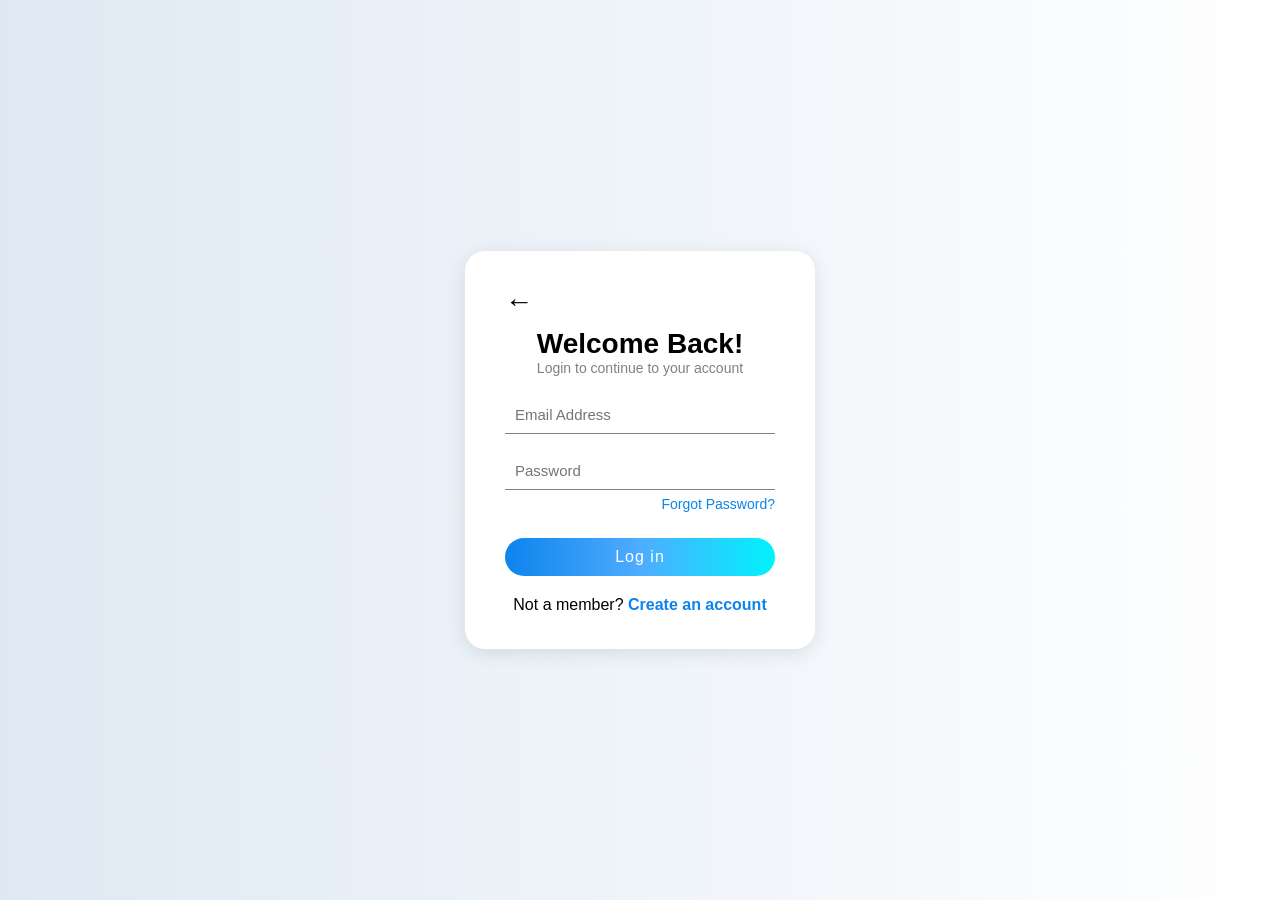
<file: Project/login.html>
<!DOCTYPE html>
<html lang="en">
<head>
    <meta charset="UTF-8">
    <meta name="viewport" content="width=device-width, initial-scale=1.0">
    <title>Login</title>
    <link rel="stylesheet" href="../CSS/login.css">
</head>
<body>

    <div id="lpar1">
        <div id="lpar">
            <a href="./signin.html" id="back-btn">&leftarrow;</a>
            <h1>Welcome Back!</h1>
            <p class="subtitle">Login to continue to your account</p>
            <form id="login-form">
                <input type="email" placeholder="Email Address" required><br><br>
                <input type="password" placeholder="Password" required>
                <p class="forget"><a href="#">Forgot Password?</a></p>
                <button type="submit">Log in</button>
            </form>
            <p class="signup-text">
                Not a member? <a href="./signin.html">Create an account</a>
            </p>
        </div>
    </div>

    <script>
        document.getElementById('login-form').addEventListener('submit', function(e) {
            e.preventDefault();
            localStorage.setItem('isLoggedIn', 'true');
            window.location.href = './cart.html';
        });
    </script>
</body>
</html>
</file>
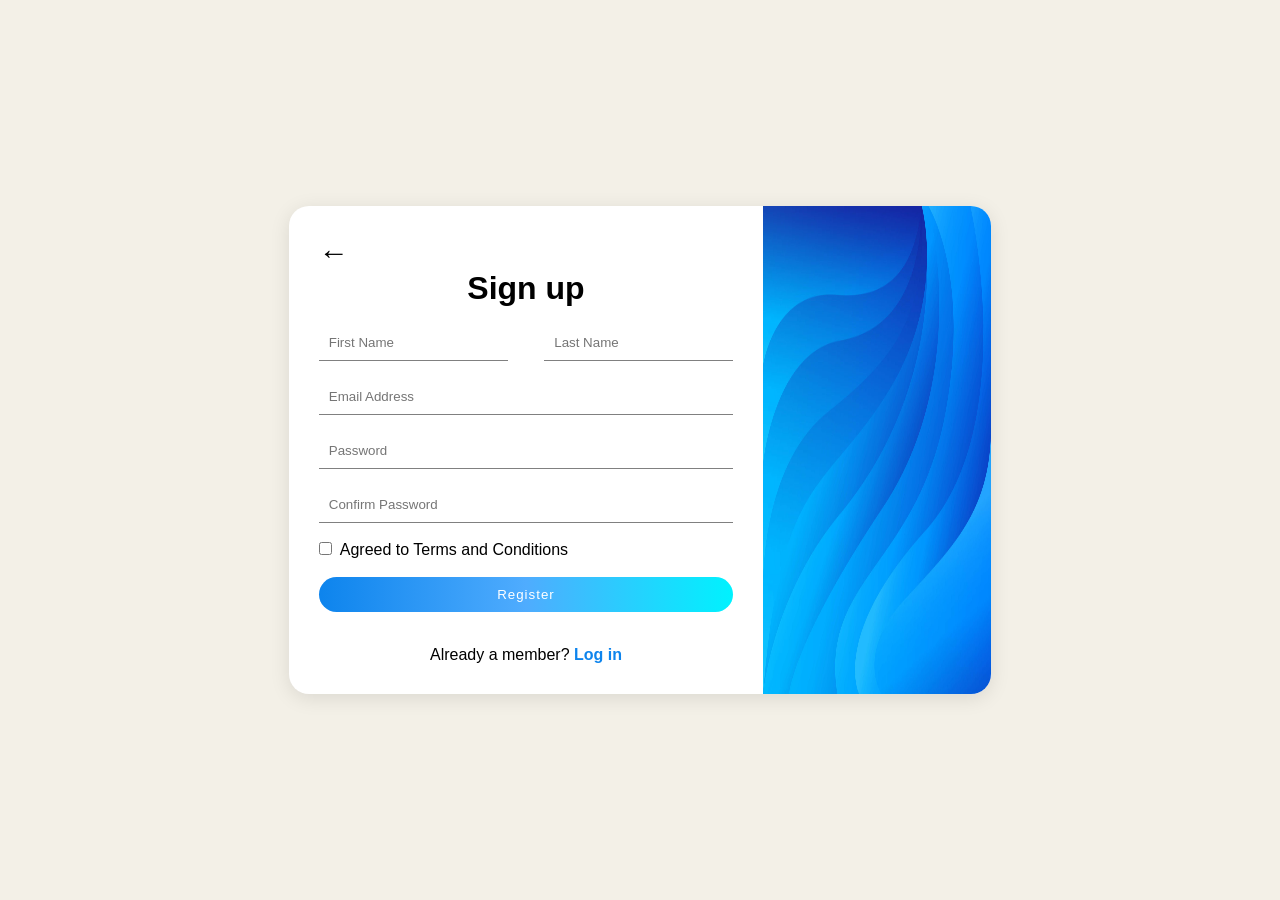
<file: Project/signin.html>
<!doctype html>
<html lang="en">
  <head>
    <meta charset="UTF-8" />
    <meta name="viewport" content="width=device-width, initial-scale=1.0" />
    <title>SignIn</title>
    <link rel="stylesheet" href="../CSS/signin.css" />
  </head>
  <body>
    <div id="parent">
      <div id="child">
        <div id="sup">
          <a href="./index.html">&leftarrow;</a>
          <h1 id="signup">Sign up</h1>
          <br />
          <input
            type="text"
            title="Enter your FirstName"
            placeholder="First Name"
            required
          />&emsp;&emsp;
          <input
            type="text"
            id="lname"
            title="Enter your LastName"
            placeholder="Last Name"
            required
          /><br /><br />
          <input
            class="len"
            type="email"
            title="Enter your email address"
            placeholder="Email Address"
            name="email"
            required
          /><br /><br />
          <input
            class="len"
            type="Password"
            title="Enter your Password"
            placeholder="Password"
            required
          /><br /><br />
          <input
            class="len"
            type="Password"
            title="Enter your Password again"
            placeholder="Confirm Password"
            required
          /><br /><br />
          <p>
            <input type="checkbox" />&nbsp;&nbsp;Agreed to Terms and Conditions
          </p>
          <br />
          <a href="./login.html"><button>Register</button><br /></a>
          <p id="lo">Already a member? <a href="./login.html">Log in</a></p>
        </div>
        <div id="simg"><img src="../Images/signin.jpg" alt="" /></div>
      </div>
      <div id="lastchild"></div>
    </div>
  </body>
</html>
</file>
<file: CSS/login.css>
*{
    padding: 0;
    margin: 0;
    box-sizing: border-box;
    font-family: Arial, sans-serif;
}

body{
    background: linear-gradient(to right, #dfe9f3, #ffffff);
}

#lpar1{
    display: flex;
    justify-content: center;
    align-items: center;
    height: 100vh;
}

#lpar{
    background-color: #fff;
    padding: 35px 40px;
    border-radius: 20px;
    width: 90%;
    max-width: 350px;
    box-shadow: 0px 4px 20px rgba(0,0,0,0.1);
    animation: popup 0.8s ease;
}

@keyframes popup {
    0% { transform: scale(0.8); opacity: 0; }
    100% { transform: scale(1); opacity: 1; }
}

#back-btn{
    text-decoration: none;
    color: black;
    font-size: 28px;
    font-weight: bold;
}

#lpar h1{
    text-align: center;
    margin-top: 10px;
    font-size: 28px;
}

.subtitle{
    text-align: center;
    font-size: 14px;
    color: gray;
    margin-bottom: 20px;
}

input{
    width: 100%;
    padding: 10px;
    border: none;
    border-bottom: 1px solid gray;
    outline: none;
    font-size: 15px;
    transition: 0.3s;
}

input:focus{
    border-bottom: 2px solid #0d84ed;
}

.forget{
    text-align: right;
    margin: 5px 0 15px 0;
}

.forget a{
    text-decoration: none;
    font-size: 14px;
    color: #0d84ed;
}

button{
    padding: 10px 0;
    width: 100%;
    border: none;
    border-radius: 30px;
    background: linear-gradient(to right,#0d84ed,#4facfe, #00f2fe);
    cursor: pointer;
    color: white;
    font-size: 16px;
    letter-spacing: 1px;
    margin-top: 10px;
    transition: 0.3s;
}

button:hover{
    transform: translateY(-3px);
    box-shadow: 0 4px 12px rgba(0,0,0,0.2);
}

.signup-text{
    text-align: center;
    margin-top: 20px;
}

.signup-text a{
    text-decoration: none;
    color: #0d84ed;
    font-weight: bold;
}
</file>
<file: CSS/signin.css>
*{
    padding: 0%;
    margin: 0%;
    box-sizing: border-box;
    font-family: Arial, sans-serif;
}

body{
    background-color: rgb(243, 240, 231);
}
#sup #signup{
    text-align: center;
}
input{
    border: none;
    outline: none;
    border-bottom: 1px solid gray;
    padding: 10px;
}
.len{
    width: 100%;
}
#sup{
    padding: 30px;
}
input:focus{
    border-bottom: 2px solid salmon;
}
#parent{
    display: flex;
    justify-content: center;
    align-items: center;   
    height: 100vh;        
}

#child{
    background-color: #fff;
    border-radius: 20px;
    box-shadow: 0px 4px 20px rgba(0,0,0,0.1);
    display: flex;
    animation: popup 0.8s ease;
}
@keyframes popup {
    0% { transform: scale(0.8); opacity: 0; }
    100% { transform: scale(1); opacity: 1; }
}
#sup>a{
    text-decoration: none;
    color: black;
    font-size: 30px;
    font-weight: bold;
}
img{
    padding: 0%;
    height: 100%;
    width: 228px;
    border-bottom-right-radius: 20px;
    border-top-right-radius: 20px;
}
button{
    padding: 10px 0px;
    width: 100%;
    letter-spacing: 1px;
    border: none;
    border-radius: 30px;
    background: linear-gradient(to right,#0d84ed,#4facfe, #00f2fe);
    color: white;
    cursor: pointer;
    display: block;
    margin: 0 auto;
}

button:hover{
    transform: translateY(-3px);
    box-shadow: 0 4px 12px rgba(0,0,0,0.2);
}

#lo{
    text-align: center;
}

#lo a{
   text-decoration: none;
    color: #0d84ed;
    font-weight: bold; 
}


/* Media Query */

@media only screen and (max-width: 676px){
    #simg{
        display: none;
    }
    #lname{
        margin-top: 20px;
    }
}
</file>
